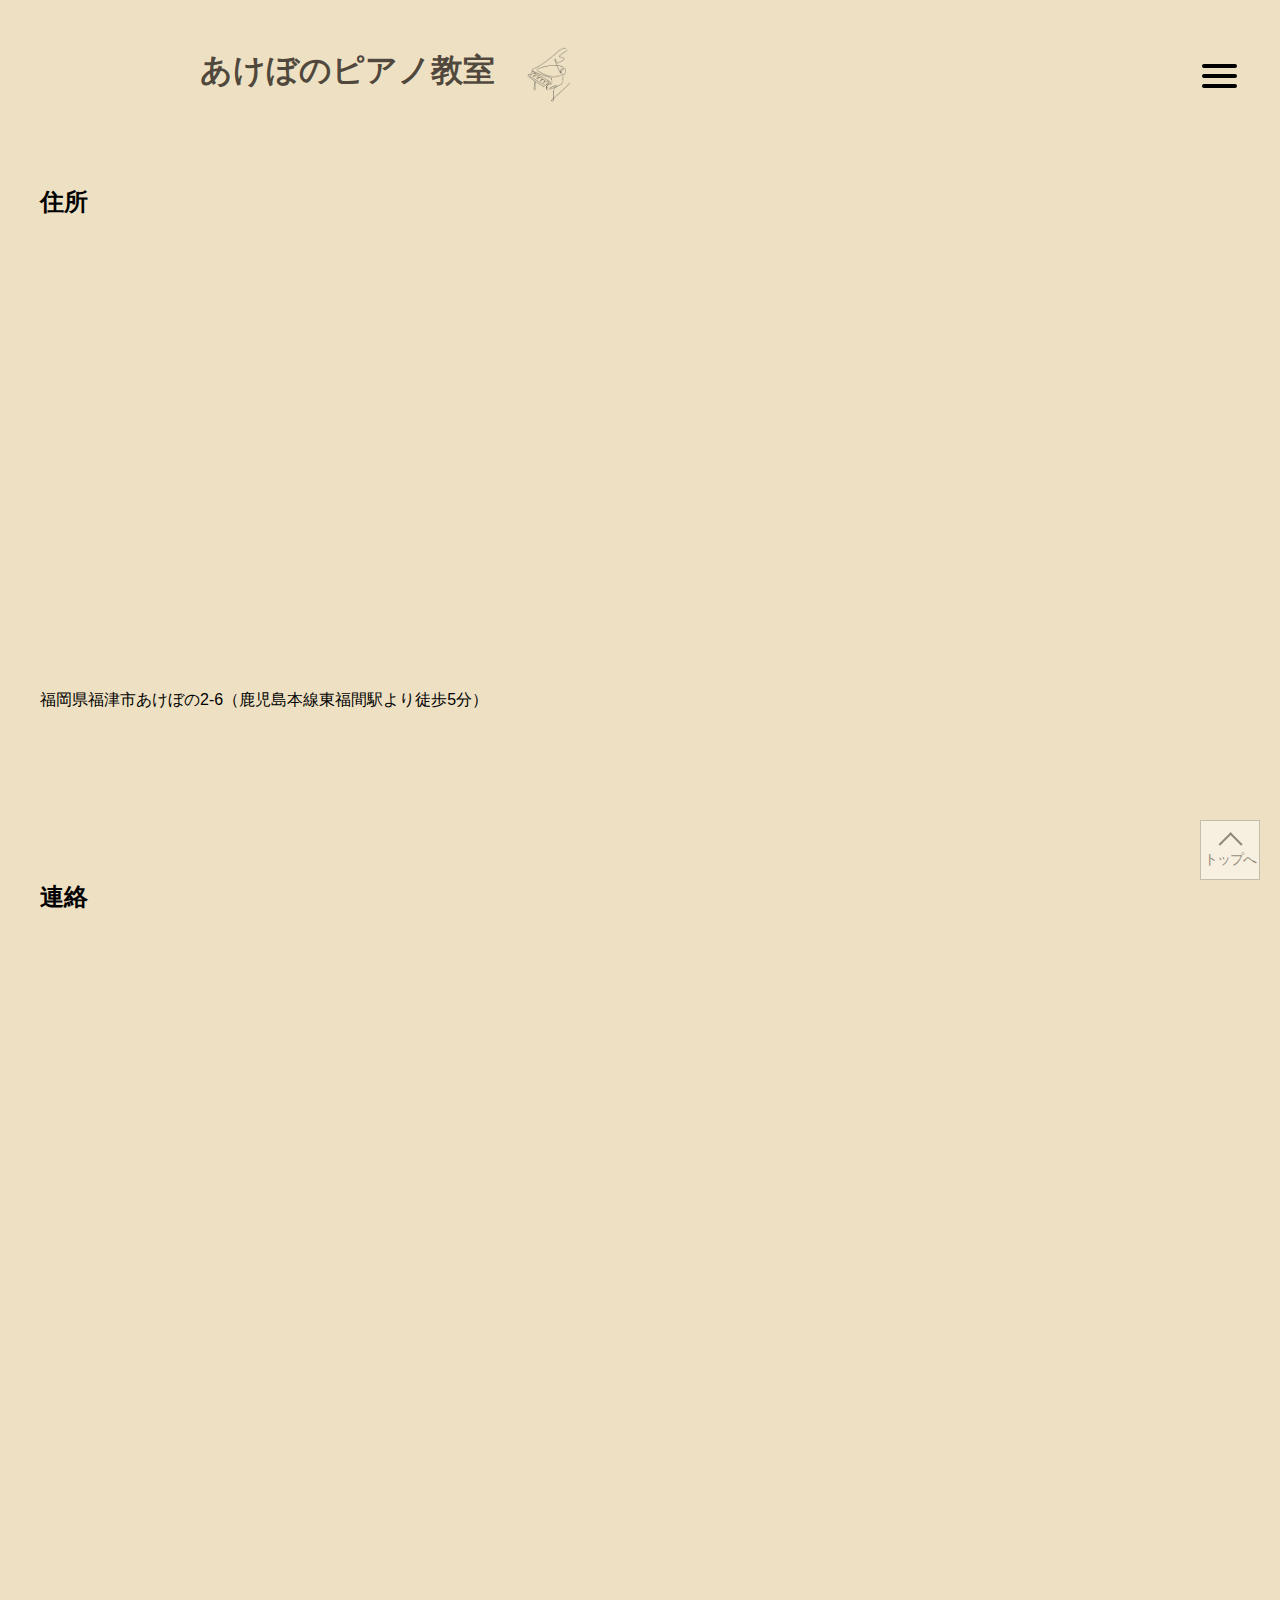
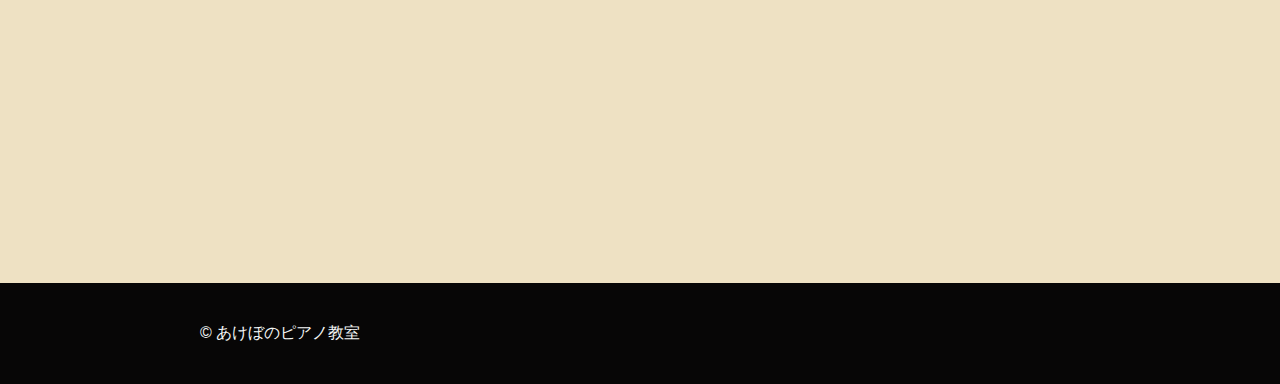
<file: access.html>
<!DOCTYPE html>
<html lang="ja">
<html>
<meta charset="UTF-8">
<title>あけぼのピアノ教室</title>
<link href="style.css" rel="stylesheet" type="text/css">
<head>
  <script src="https://code.jquery.com/jquery-3.6.0.min.js"
    integrity="sha256-/xUj+3OJU5yExlq6GSYGSHk7tPXikynS7ogEvDej/m4=" crossorigin="anonymous"></script>
  <script src="script.js"></script>
  <link rel="preconnect" href="https://fonts.googleapis.com">
  <link rel="preconnect" href="https://fonts.gstatic.com" crossorigin>
  <link href="https://fonts.googleapis.com/css2?family=M+PLUS+1p:wght@400;700&display=swap" rel="stylesheet">
  <link rel="stylesheet" href="style.css">
  <title>あけぼのピアノ教室　福岡県福津市あけぼの2-6</title>

  
</head>


<body>

  <header>
    <div class="container">
      <h1 class="border0"><a href="index.html">あけぼのピアノ教室</a>　<img class="text_img" src=images5.jpg></h1>
      <input type="checkbox" id="overlay-input" />
<label for="overlay-input" id="overlay-button"><span></span></label>
  <div id="overlay">
    <ul>
      <li><a href="index.html">TOP</a></li>　　
      <li><a href="pianokyousitu.html">当ピアノ教室について</a></li>　　
            <li><a href="seito.html">生徒</a></li>　　
            <li><a href="lesson.html">レッスン案内</a></li>　　
            <li><a href="teacher.html">講師紹介</a></li>　　
            <li><a href="keizibann.html">あけぼの掲示板</a></li>　　
            <li><a href="access.html"><font color="#008080">アクセス・お問い合わせ</font></a></li>　
    </ul>
  </div>
    </div>
  </header>
       

  

  <section id="zyuusyo">
    <h2>住所 </h2>

    <p>
     
      <br>


      <iframe
        src="https://www.google.com/maps/embed?pb=!1m18!1m12!1m3!1d3316.598944959226!2d130.50705437567248!3d33.77102813252705!2m3!1f0!2f0!3f0!3m2!1i1024!2i768!4f13.1!3m3!1m2!1s0x354228e31a797625%3A0xaedf7891dee28ec9!2z44CSODExLTMyMjAg56aP5bKh55yM56aP5rSl5biC44GC44GR44G844Gu77yS4oiS77yW!5e0!3m2!1sja!2sjp!4v1698754421048!5m2!1sja!2sjp"
        width="600" height="450" style="border:0;" allowfullscreen="" loading="lazy"
        referrerpolicy="no-referrer-when-downgrade"></iframe>

        福岡県福津市あけぼの2-6（鹿児島本線東福間駅より徒歩5分）

    </p>

  </section>

  <section id="form">
    <h2>連絡</h2>
    <iframe
      src="https://docs.google.com/forms/d/e/1FAIpQLSc9jzI0IL6LCyaozpR4kvV7wjJSaUVY6y8a91edMzmygdZhjw/viewform?embedded=true"
      width="640" height="876" frameborder="0" marginheight="0" marginwidth="0">読み込んでいます…</iframe>
    </table>

  </section>




</div>
<footer>

  <div class="container">
    &copy; あけぼのピアノ教室
  </div>
</footer>

<a href="#" class="gotop">トップへ</a>

</body>

</html>
</file>
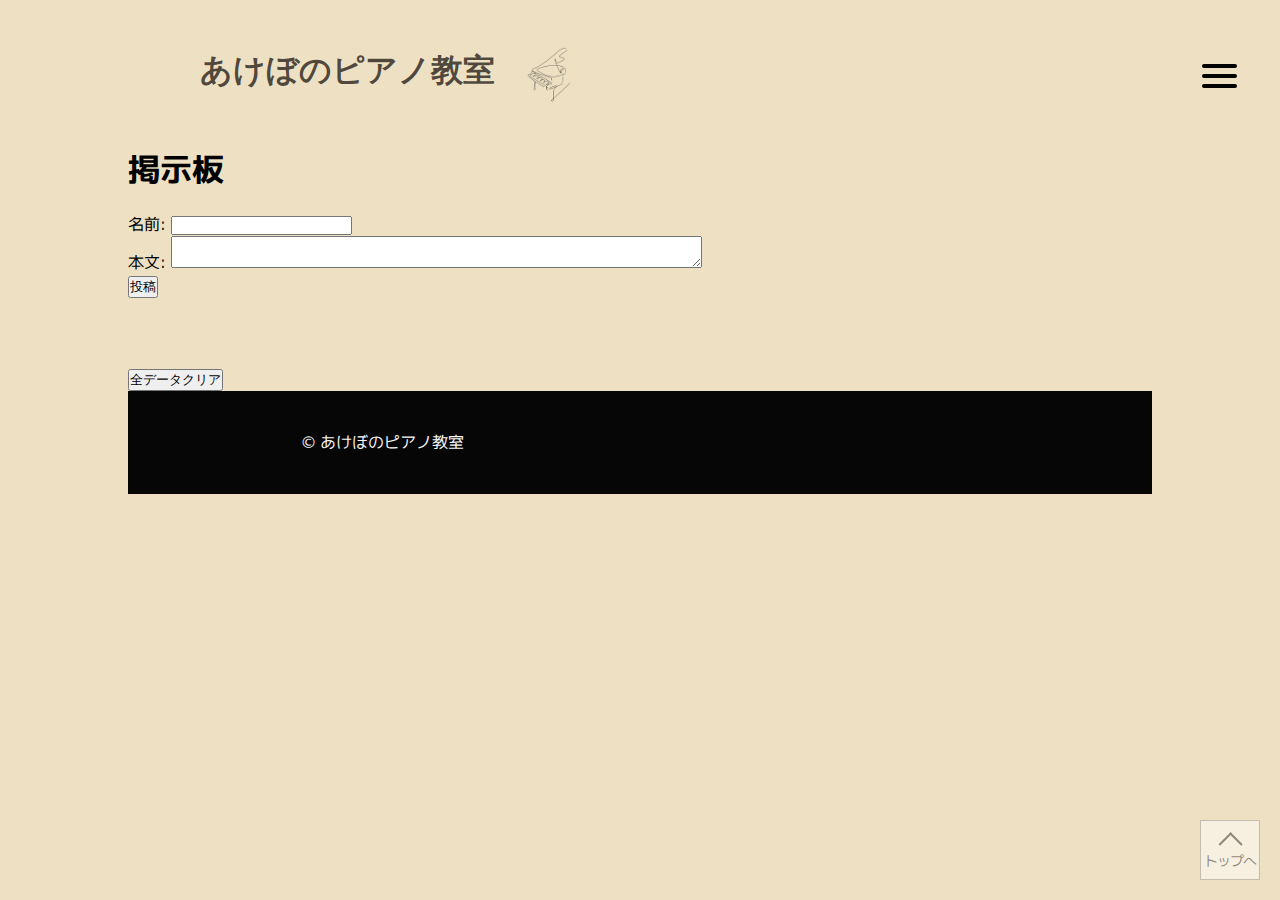
<file: keizibann.html>
<!DOCTYPE html>
<html lang="ja">
<html>
<meta charset="UTF-8">
<title>あけぼのピアノ教室</title>
<link href="style.css" rel="stylesheet" type="text/css">
<head>
  <script src="https://code.jquery.com/jquery-3.6.0.min.js"
    integrity="sha256-/xUj+3OJU5yExlq6GSYGSHk7tPXikynS7ogEvDej/m4=" crossorigin="anonymous"></script>
  <script src="script.js"></script>
  <link rel="preconnect" href="https://fonts.googleapis.com">
  <link rel="preconnect" href="https://fonts.gstatic.com" crossorigin>
  <link href="https://fonts.googleapis.com/css2?family=M+PLUS+1p:wght@400;700&display=swap" rel="stylesheet">
  <link rel="stylesheet" href="style.css">
  <title>あけぼのピアノ教室　福岡県福津市あけぼの2-6</title>

  
</head>

<body>
  
  



  <header>
    <div class="container">
      <h1 class="border0"><a href="index.html">あけぼのピアノ教室</a>　<img class="text_img" src=images5.jpg></h1>
      <input type="checkbox" id="overlay-input" />
<label for="overlay-input" id="overlay-button"><span></span></label>
  <div id="overlay">
    <ul>
      <li><a href="index.html">TOP</a></li>　　
      <li><a href="pianokyousitu.html">当ピアノ教室について</a></li>　　
            <li><a href="seito.html">生徒</a></li>　　
            <li><a href="lesson.html">レッスン案内</a></li>　　
            <li><a href="teacher.html">講師紹介</a></li>　　
            <li><a href="keizibann.html"><font color="#008080">あけぼの掲示板</font></a></li>　　
            <li><a href="access.html">アクセス・お問い合わせ</a></li>　
    </ul>
  </div>
    </div>
  </header>
  


       

  

  <div id="wrap">

    <link rel="stylesheet" href="./style.css"/>
    <h1>掲示板</h1>
    <div id="thread-list"></div>
    <form id="new-thread-form">
      <label for="name">名前:</label>
      <input type="text" id="name">
      <br>
      <label for="message">本文:</label>
      <textarea id="message" cols="64"></textarea>
      <br>
      <button type="submit" onclick="postMsg()">投稿</button>
                                        <br><br><br><br>
      <button type="submit" onclick="clearMsg()">全データクリア</button>
    </form>
  
    <script src="script.js"></script>



    <div class="container">
  
  </div>
 
  <footer>
 
    <div class="container">
      &copy; あけぼのピアノ教室
    </div>
  </footer>

  <a href="#" class="gotop">トップへ</a>

</body>
</html>
</file>
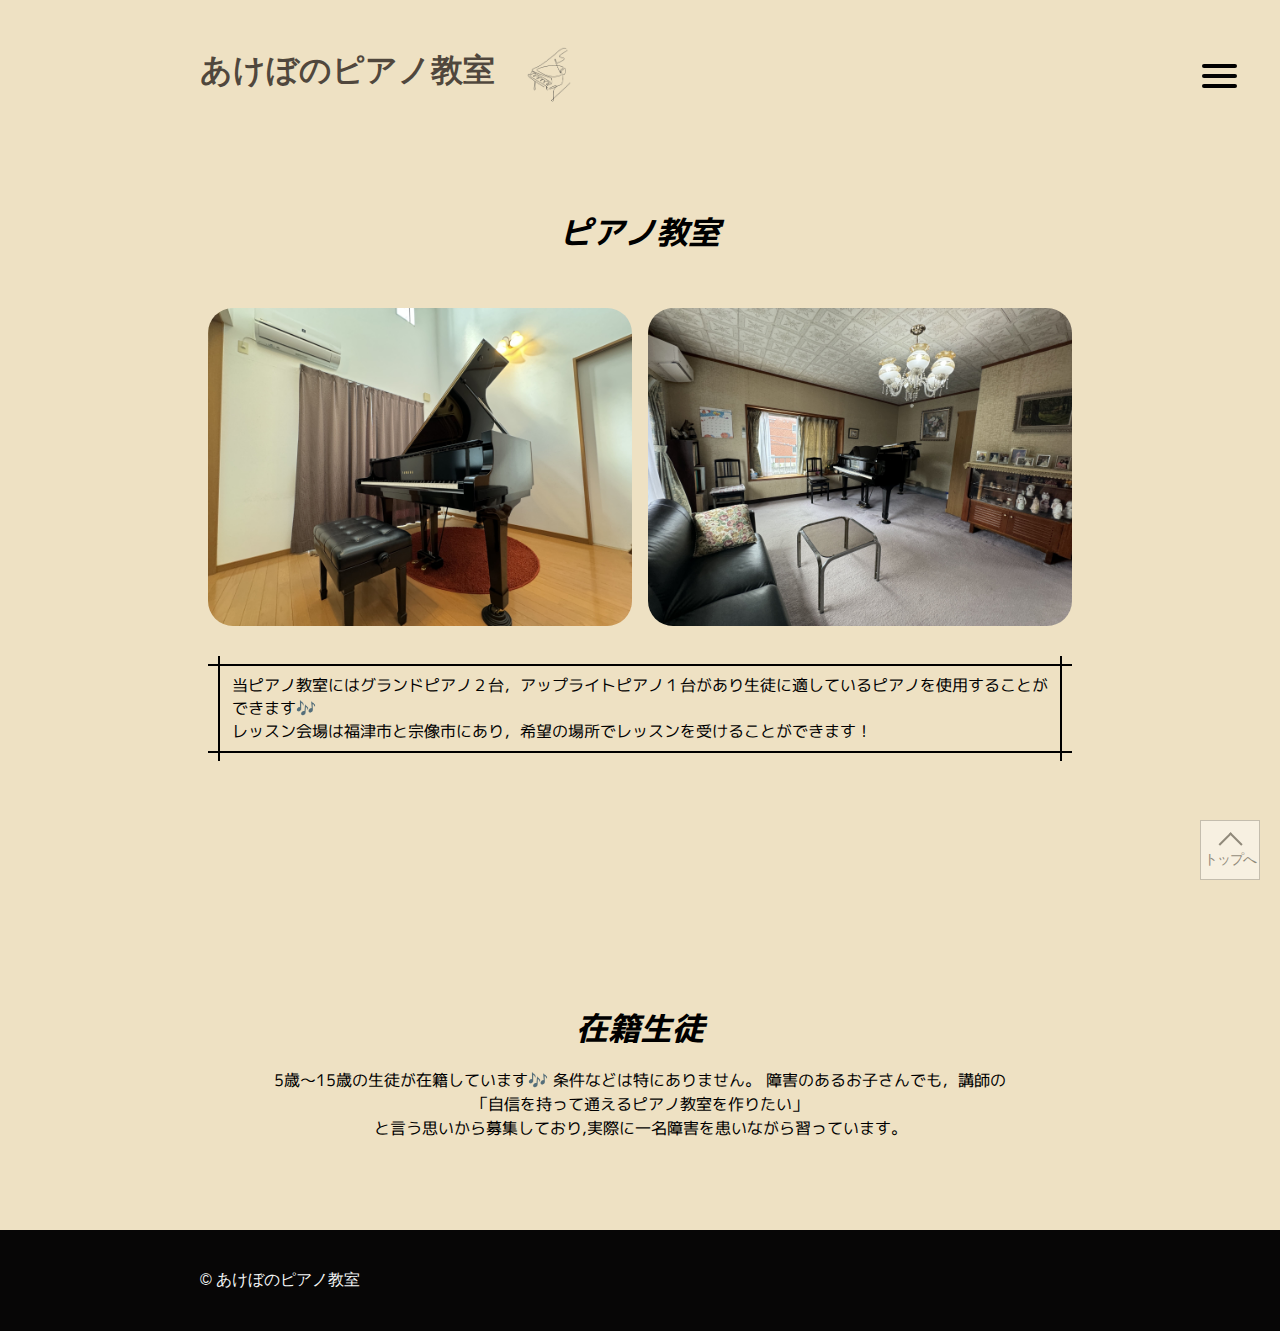
<file: lesson.html>
<!DOCTYPE html>
<html lang="ja">
<html>
<meta charset="UTF-8">
<title>あけぼのピアノ教室</title>
<link href="style.css" rel="stylesheet" type="text/css">
<head>
  <script src="https://code.jquery.com/jquery-3.6.0.min.js"
    integrity="sha256-/xUj+3OJU5yExlq6GSYGSHk7tPXikynS7ogEvDej/m4=" crossorigin="anonymous"></script>
  <script src="script.js"></script>
  <link rel="preconnect" href="https://fonts.googleapis.com">
  <link rel="preconnect" href="https://fonts.gstatic.com" crossorigin>
  <link href="https://fonts.googleapis.com/css2?family=M+PLUS+1p:wght@400;700&display=swap" rel="stylesheet">
  <link rel="stylesheet" href="style.css">
  <title>あけぼのピアノ教室　福岡県福津市あけぼの2-6</title>

  
</head>


<body>

  <header>
    <div class="container">
      <h1 class="border0"><a href="index.html">あけぼのピアノ教室</a>　<img class="text_img" src=images5.jpg></h1>
      <input type="checkbox" id="overlay-input" />
<label for="overlay-input" id="overlay-button"><span></span></label>
  <div id="overlay">
    <ul>
      <li><a href="index.html">TOP</a></li>　　
      <li><a href="pianokyousitu.html">当ピアノ教室について</a></li>　　
            <li><a href="seito.html">生徒</a></li>　　
            <li><a href="lesson.html"><font color="#008080">レッスン案内</font></a></li>　　
            <li><a href="teacher.html">講師紹介</a></li>　　
            <li><a href="access.html">アクセス・お問い合わせ</a></li>　
    </ul>
  </div>
    </div>
  </header>
  


       

  

  <div id="wrap">

　　<section>

   <h1 class="heading-lv1 text-center">ピアノ教室</h1>


   <section>
    <ul>
      <li><img src="images8.jpg"  alt=""></li>　
      <li><img src="images9.jpg"  alt=""></li>
      
    </ul>
    
    <style>
      ul {
  display: flex;
}
ul {
  display: flex;
  justify-content: center;
}
      li {
        list-style: none;
      }
    </style>
     <div class="box1">
      <p>
        当ピアノ教室にはグランドピアノ２台，アップライトピアノ１台があり生徒に適しているピアノを使用することができます🎶<br>
                    レッスン会場は福津市と宗像市にあり，希望の場所でレッスンを受けることができます！
      </p>
    </div>
    </div>
   </section>


   <div id="wrap">
    <section id="nedann">
      <meta name="description" content=講師紹介 />
      <style>
          * {
              margin: 0;
              padding: 0;
              box-sizing: border-box;
          }

          .wrap {
              padding: 32px 0 64px;
          }
          .content {
                width: 100%;
                max-width: 600px;
                margin: 0 auto;
                padding: 16px;
                background-color: #fff;
            }

            .heading-lv1 {
                font-size: 32px;
                font-style: italic;
            }

            .heading-lv2 {
                font-size: 24px;
            }

            .heading-lv3 {
                font-size: 20px;
            }

            .heading-margin {
                margin-top: 32px;
            }
            .text {
                margin: 16px 0 0;
                font-size: 16px;
                line-height: 1.5;
            }

            .text-center {
                text-align: center;
            }

            .profile-image {
                margin: 16px 0 0;
                text-align: center;
            }

            .profile-image img {
                width: 150px;
                height: auto;
                border-radius: 50%;
            }

           
            a:hover {
                text-decoration: none;
            }
        </style>
  


     
            <h1 class="heading-lv1 text-center">在籍生徒</h1>
           

            
            <p class="text text-center">5歳〜15歳の生徒が在籍しています🎶
              条件などは特にありません。
              障害のあるお子さんでも，講師の
              <br>「自信を持って通えるピアノ教室を作りたい」
              <br>と言う思いから募集しており,実際に一名障害を患いながら習っています。
              </p>

    </section>
 




  </div>
  <footer>
 
    <div class="container">
      &copy; あけぼのピアノ教室
    </div>
  </footer>

  <a href="#" class="gotop">トップへ</a>

</body>

</html>
</file>
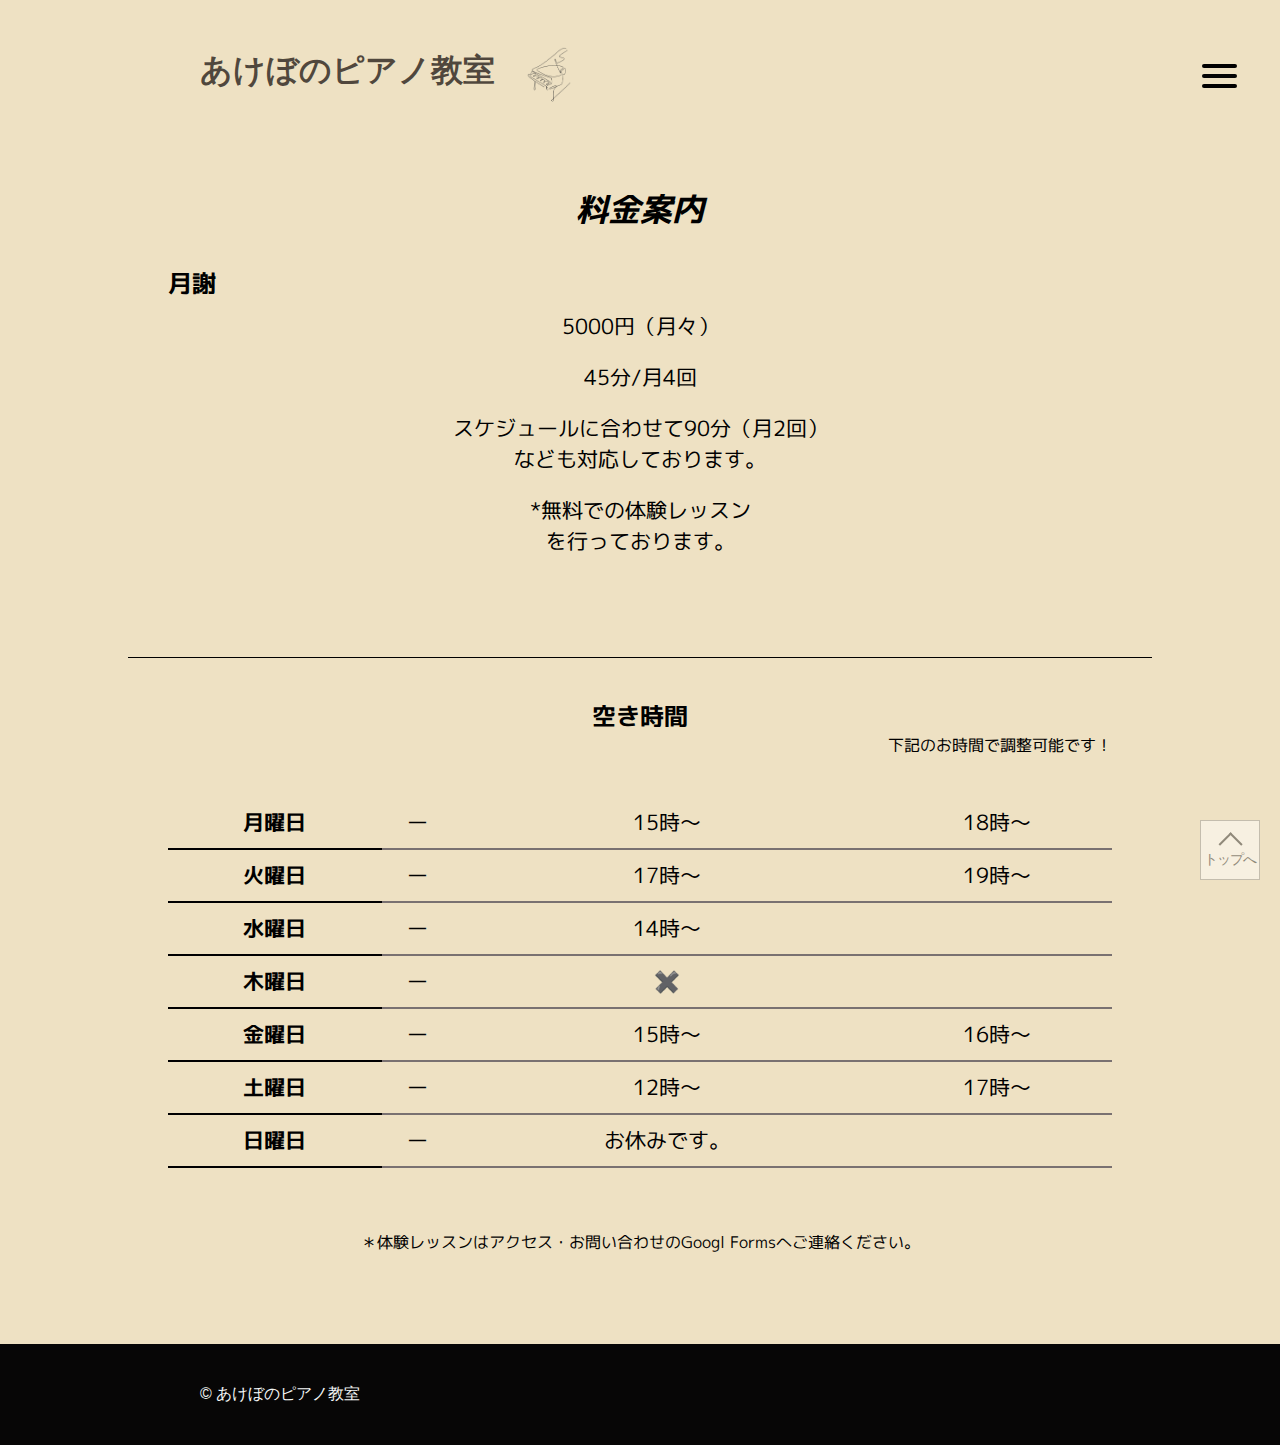
<file: pianokyousitu.html>
<!DOCTYPE html>
<html lang="ja">
<html>
<meta charset="UTF-8">
<title>あけぼのピアノ教室</title>
<link href="style.css" rel="stylesheet" type="text/css">
<head>
  <script src="https://code.jquery.com/jquery-3.6.0.min.js"
    integrity="sha256-/xUj+3OJU5yExlq6GSYGSHk7tPXikynS7ogEvDej/m4=" crossorigin="anonymous"></script>
  <script src="script.js"></script>
  <link rel="preconnect" href="https://fonts.googleapis.com">
  <link rel="preconnect" href="https://fonts.gstatic.com" crossorigin>
  <link href="https://fonts.googleapis.com/css2?family=M+PLUS+1p:wght@400;700&display=swap" rel="stylesheet">
  <link rel="stylesheet" href="style.css">
  <title>あけぼのピアノ教室　福岡県福津市あけぼの2-6</title>
  

  
</head>



<body>

  <header>
  <div class="container">
    <h1 class="border0"><a href="index.html">あけぼのピアノ教室</a>　<img class="text_img" src=images5.jpg></h1>
    <input type="checkbox" id="overlay-input" />
<label for="overlay-input" id="overlay-button"><span></span></label>
<div id="overlay">
  <ul>
    <li><a href="index.html">TOP</a></li>　　
    <li><a href="pianokyousitu.html"><font color="#008080">当ピアノ教室について</font></a></li>　　
          <li><a href="seito.html">生徒</a></li>　　
          <li><a href="lesson.html">レッスン案内</a></li>　　
          <li><a href="teacher.html">講師紹介</a></li>　　
          <li><a href="access.html">アクセス・お問い合わせ</a></li>　
</div>
  </div>
</header>

       

  

  <div id="wrap">
    

    <section id="POINT">
      <meta name="description" content=講師紹介 />
      <style>
          * {
              margin: 0;
              padding: 0;
              box-sizing: border-box;
          }

          .wrap {
              padding: 32px 0 64px;
          }
          .content {
                width: 100%;
                max-width: 600px;
                margin: 0 auto;
                padding: 16px;
                background-color: #fff;
            }

            .heading-lv1 {
                font-size: 32px;
                font-style: italic;
            }

            .heading-lv2 {
                font-size: 24px;
            }

            .heading-lv3 {
                font-size: 20px;
            }

            .heading-margin {
                margin-top: 32px;
            }
            .text {
                margin: 16px 0 0;
                font-size: 16px;
                line-height: 1.5;
            }

            .text-center {
                text-align: center;
            }

            .profile-image {
                margin: 16px 0 0;
                text-align: center;
            }

            .profile-image img {
                width: 150px;
                height: auto;
                border-radius: 50%;
            }

           
            a:hover {
                text-decoration: none;
            }
        </style>
  


     
            <h1 class="heading-lv1 text-center">料金案内</h1>
           

            <h2 class="heading-lv2 heading-margin text-left">月謝</h2>
            <table class="p6">
              <tr>
                <td>5000円（月々）</td>
              </tr>
              <tr>
                <td>45分/月4回</td>
                <td>スケジュールに合わせて90分（月2回）<br>
                  なども対応しております。</td>
              </tr>
              <tr>
                <td>*無料での体験レッスン<br>
                  を行っております。</td>
              </tr>
            </table>
          </section>

    

    <hr class="h1">


    <section id="空き状況">
      
      <h2 style="text-align:center">空き時間</h2>
      <p style="text-align:right">下記のお時間で調整可能です！</p>

    <table>
      <tr>
        <th>月曜日</th>
        <td>ー</td>
        <td>15時〜</td>
        <td>18時〜</td>
      </tr>
      <tr>
        <th>火曜日</th>
        <td>ー</td>
        <td>17時〜</td>
        <td>19時〜</td>
      </tr>
      <tr>
        <th>水曜日</th>
        <td>ー</td>
        <td>14時〜</td>
        <td></td>
      </tr>
      <tr>
        <th>木曜日</th>
        <td>ー</td>
        <td>✖️</td>
        <td></td>
      </tr>
      <tr>
        <th>金曜日</th>
        <td>ー</td>
        <td>15時〜</td>
        <td>16時〜</td>
      </tr>
      <tr>
        <th>土曜日</th>
        <td>ー</td>
        <td>12時〜</td>
        <td>17時〜</td>
      </tr>
      <tr>
        <th>日曜日</th>
        <td>ー</td>
        <td>お休みです。</td>
        <td></td>
      </tr>
    </table>
    <p>
      　<br>
    </p>
    <div style="text-align: center">
      ＊体験レッスンはアクセス・お問い合わせのGoogl Formsへご連絡ください。
    </div>


   

    
       
      </div>
    </section>



    
    




  </div>
  <footer>
 
    <div class="container">
      &copy; あけぼのピアノ教室
    </div>
  </footer>

  <a href="#" class="gotop">トップへ</a>

</body>

</html>
</file>
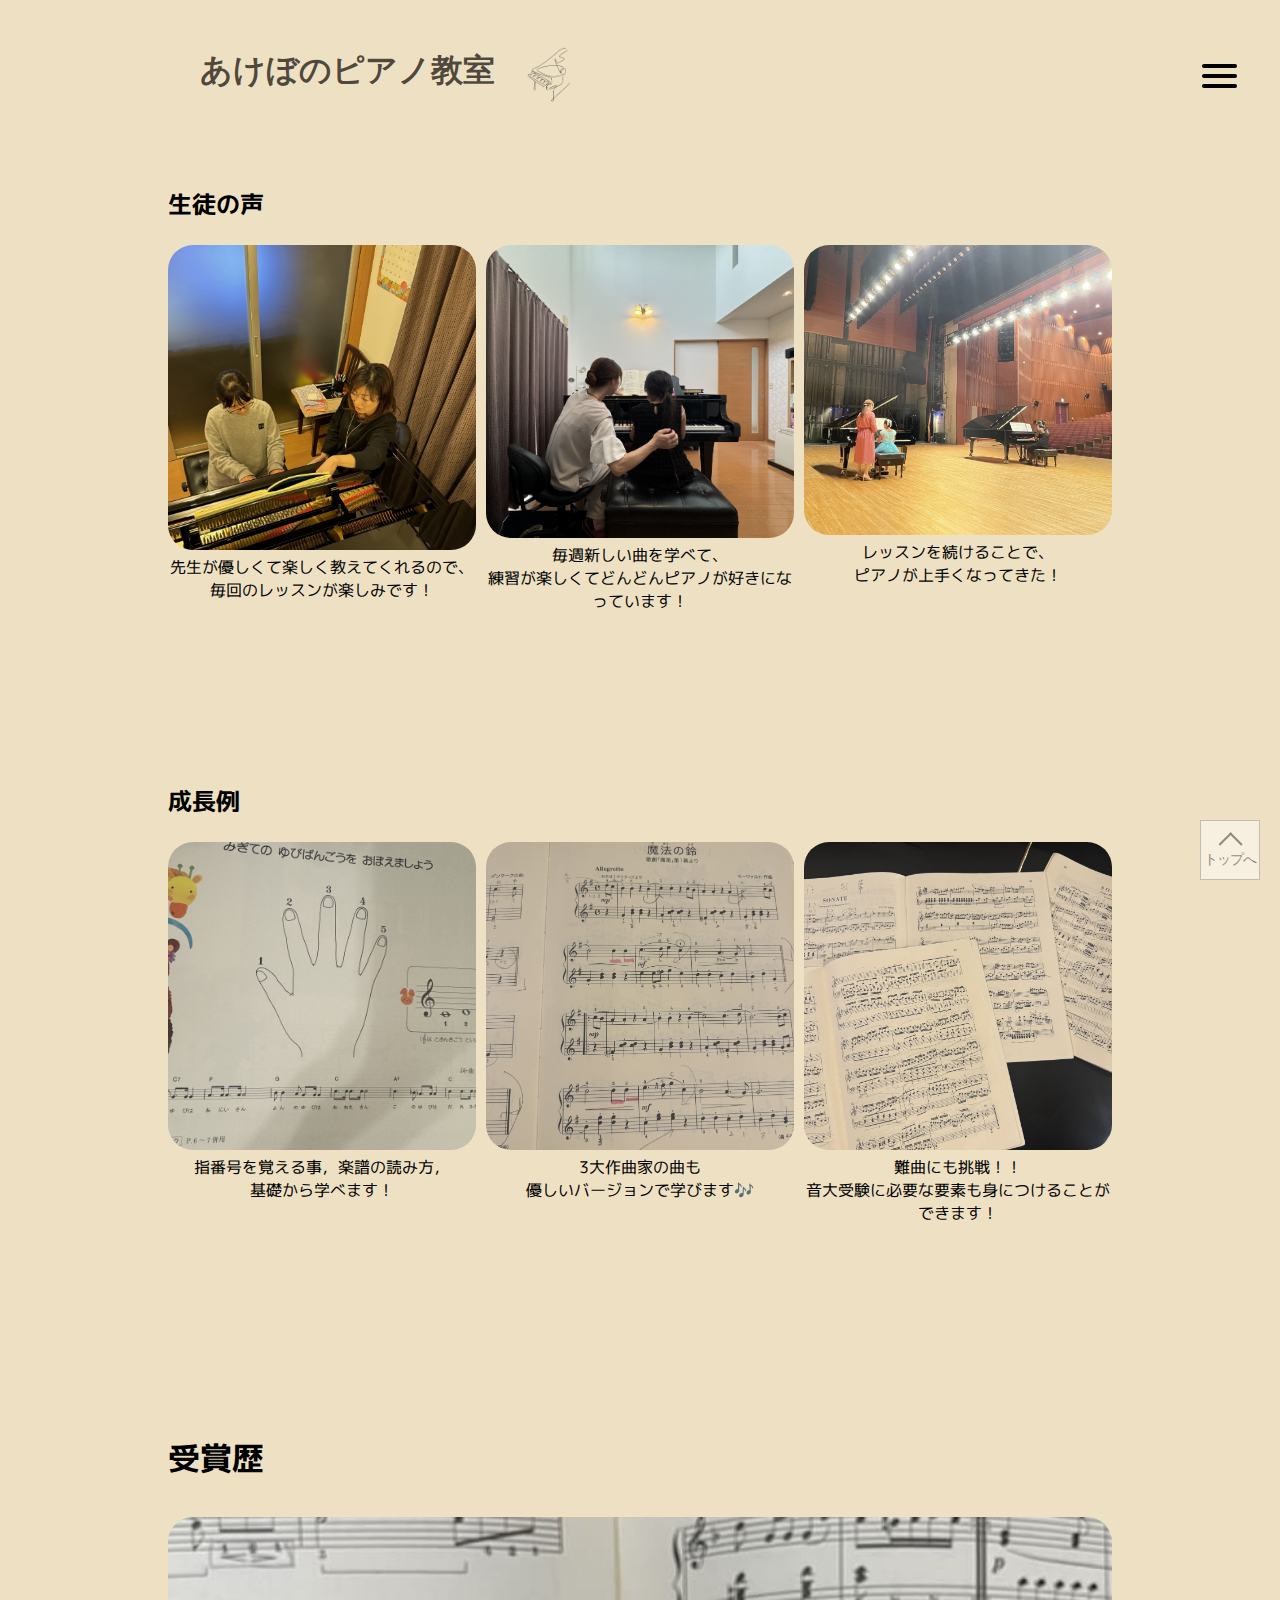
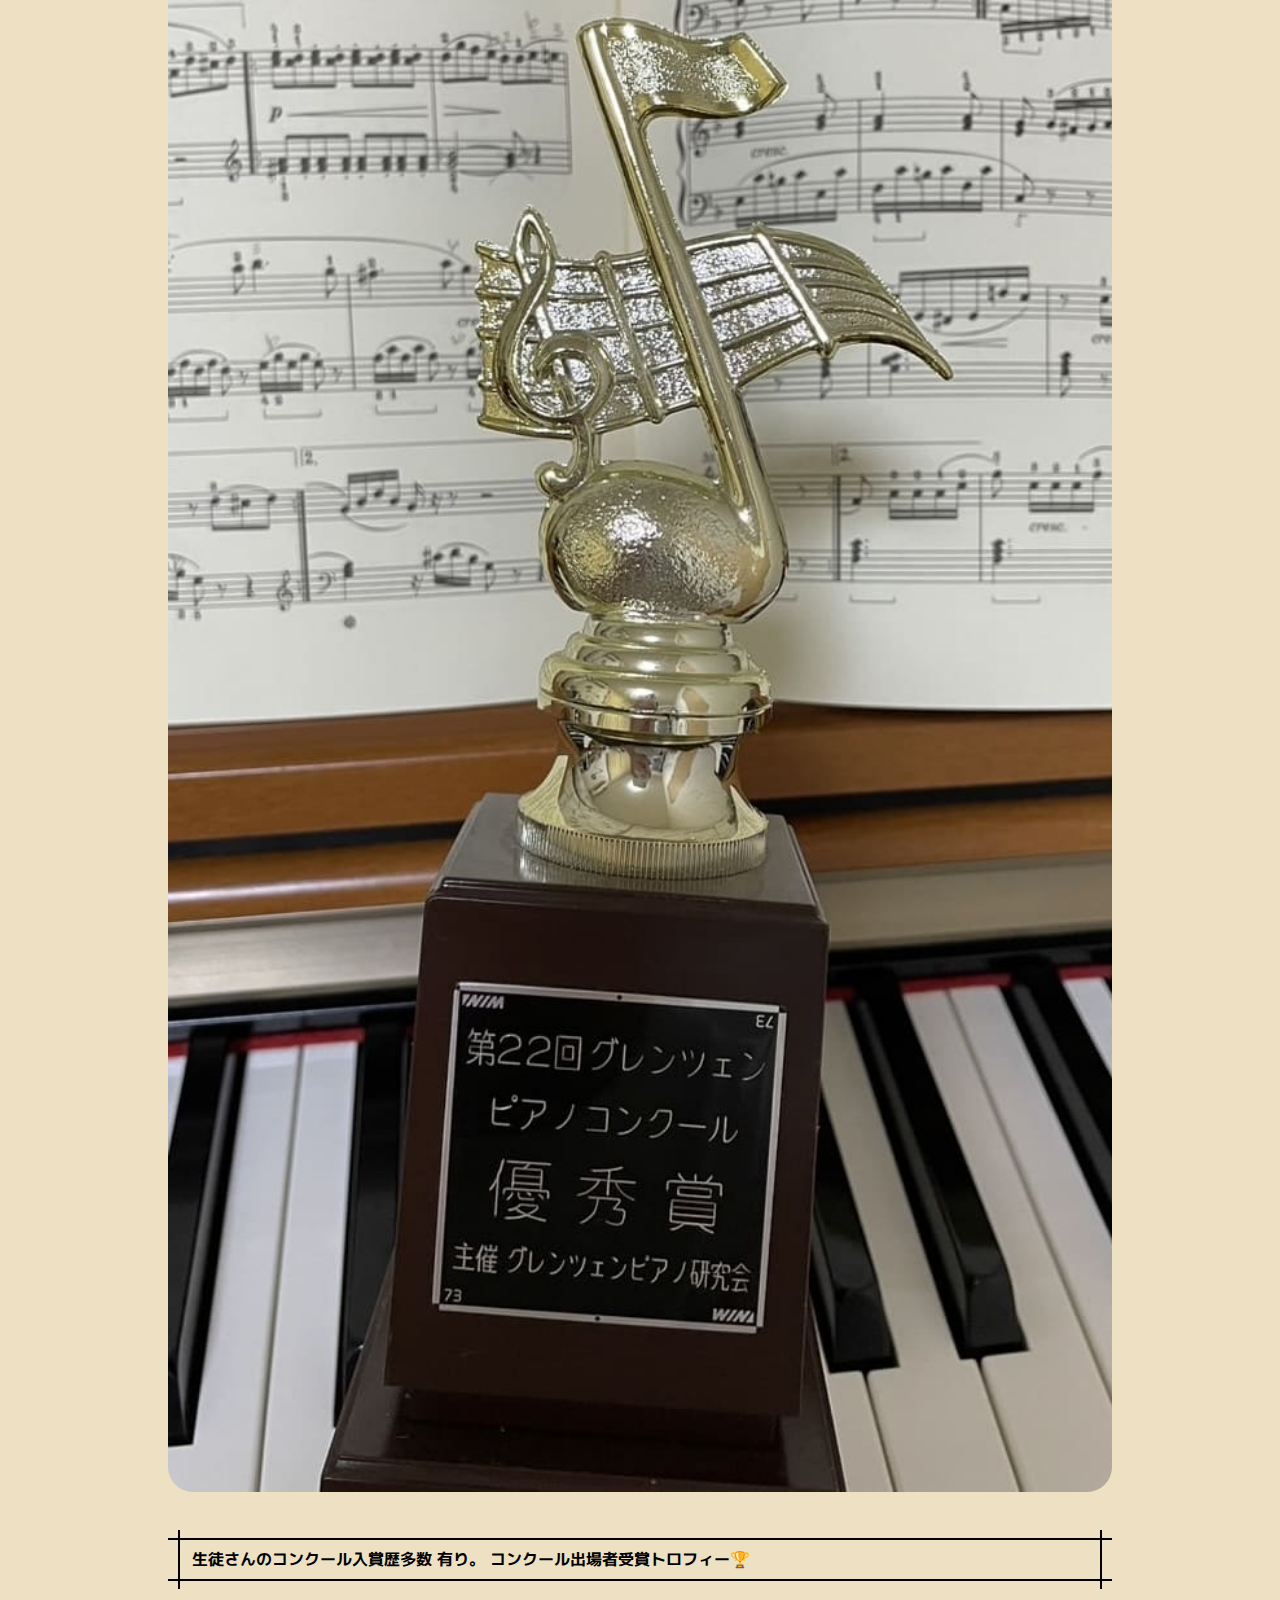
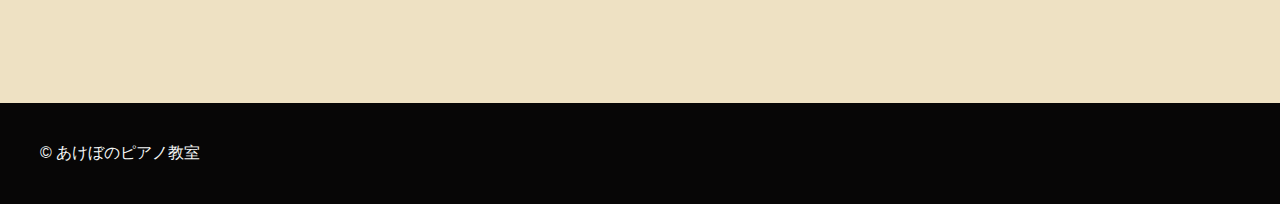
<file: seito.html>
<!DOCTYPE html>
<html lang="ja">
<html>
<meta charset="UTF-8">
<title>あけぼのピアノ教室</title>
<link href="style.css" rel="stylesheet" type="text/css">
<head>
  <script src="https://code.jquery.com/jquery-3.6.0.min.js"
    integrity="sha256-/xUj+3OJU5yExlq6GSYGSHk7tPXikynS7ogEvDej/m4=" crossorigin="anonymous"></script>
  <script src="script.js"></script>
  <link rel="preconnect" href="https://fonts.googleapis.com">
  <link rel="preconnect" href="https://fonts.gstatic.com" crossorigin>
  <link href="https://fonts.googleapis.com/css2?family=M+PLUS+1p:wght@400;700&display=swap" rel="stylesheet">
  <link rel="stylesheet" href="style.css">
  <title>あけぼのピアノ教室　福岡県福津市あけぼの2-6</title>

  
</head>



<body>


  <header>
    <div class="container">
      <h1 class="border0"><a href="index.html">あけぼのピアノ教室</a>　<img class="text_img" src=images5.jpg></h1>
      <input type="checkbox" id="overlay-input" />
<label for="overlay-input" id="overlay-button"><span></span></label>
  <div id="overlay">
    <ul>
      <li><a href="index.html">TOP</a></li>　　
      <li><a href="pianokyousitu.html">当ピアノ教室について</a></li>　　
            <li><a href="seito.html"><font color="#008080">生徒</font></a></li>　　
            <li><a href="lesson.html">レッスン案内</a></li>　　
            <li><a href="teacher.html">講師紹介</a></li>　　
            <li><a href="access.html">アクセス・お問い合わせ</a></li>　
    </ul>
  </div>
    </div>
  </header>   
  
  


  




  <div id="wrap">
   <section id="view">
     
       <div class="item">
        <h2>
          生徒の声
        </h2>
        <br>
        <div class="item-photo">
          <img src="images2.jpg" alt="">
        </div>
        <div class="item-text" style="text-align: center">
          <p>先生が優しくて楽しく教えてくれるので、<br>
            毎回のレッスンが楽しみです！</p>
        </div>
      </div>

      <div class="item">
        <h2>
           　
        </h2>
        <br>
        <div class="item-photo" >
          <img src="images6.jpg" alt="" >
        </div>
        <div class="item-text" style="text-align: center">
          <p>毎週新しい曲を学べて、<br>
            練習が楽しくてどんどんピアノが好きになっています！</p>
        </div>
      </div>

      <div class="item">
        <h2>
           　
        </h2>
        <br>
        <div class="item-photo">
          <img src="images10.jpg" alt="" >
        </div>
        <div class="item-text" style="text-align: center">
          <p>レッスンを続けることで、<br>
            ピアノが上手くなってきた！</p>
        </div>
      </div>



      

      



    </section>

    


    <section id="view">
     
      <div class="item">
       <h2>
         成長例
       </h2>
       <br>
       <div class="item-photo">
         <img src="images11.jpg" alt="">
       </div>
       <div class="item-text" style="text-align: center">
         <p>指番号を覚える事，楽譜の読み方，<br>
          基礎から学べます！</p>
       </div>
     </div>

     <div class="item">
       <h2>
          　
       </h2>
       <br>
       <div class="item-photo" >
         <img src="images12.jpg" alt="">
       </div>
       <div class="item-text" style="text-align: center">
         <p>3大作曲家の曲も<br>
          優しいバージョンで学びます🎶</p>
       </div>
     </div>

     <div class="item">
       <h2>
          　
       </h2>
       <br>
       <div class="item-photo">
         <img src="images13.jpg" alt="">
       </div>
       <div class="item-text" style="text-align: center">
         <p>難曲にも挑戦！！<br>
        音大受験に必要な要素も身につけることができます！</p>
       </div>
     </div>



   </section>

  

   <section id="POINT">
    <p>
    <p class="mein">
      <h1>
        受賞歴
      </h1>
      <br>
      <img src="images14.jpg" >
    </p>
    </p>
    </p>


    <div class="box1">
      <p>
        <b>生徒さんのコンクール入賞歴多数
          有り。
          コンクール出場者受賞トロフィー🏆
        </b>
      </p>
    </div>

  </section>




  </div>
  <footer>
 
    <div class="containe<r">
      &copy; あけぼのピアノ教室
    </div>
  </footer>

  <a href="#" class="gotop">トップへ</a>

</body>

</html>
</file>
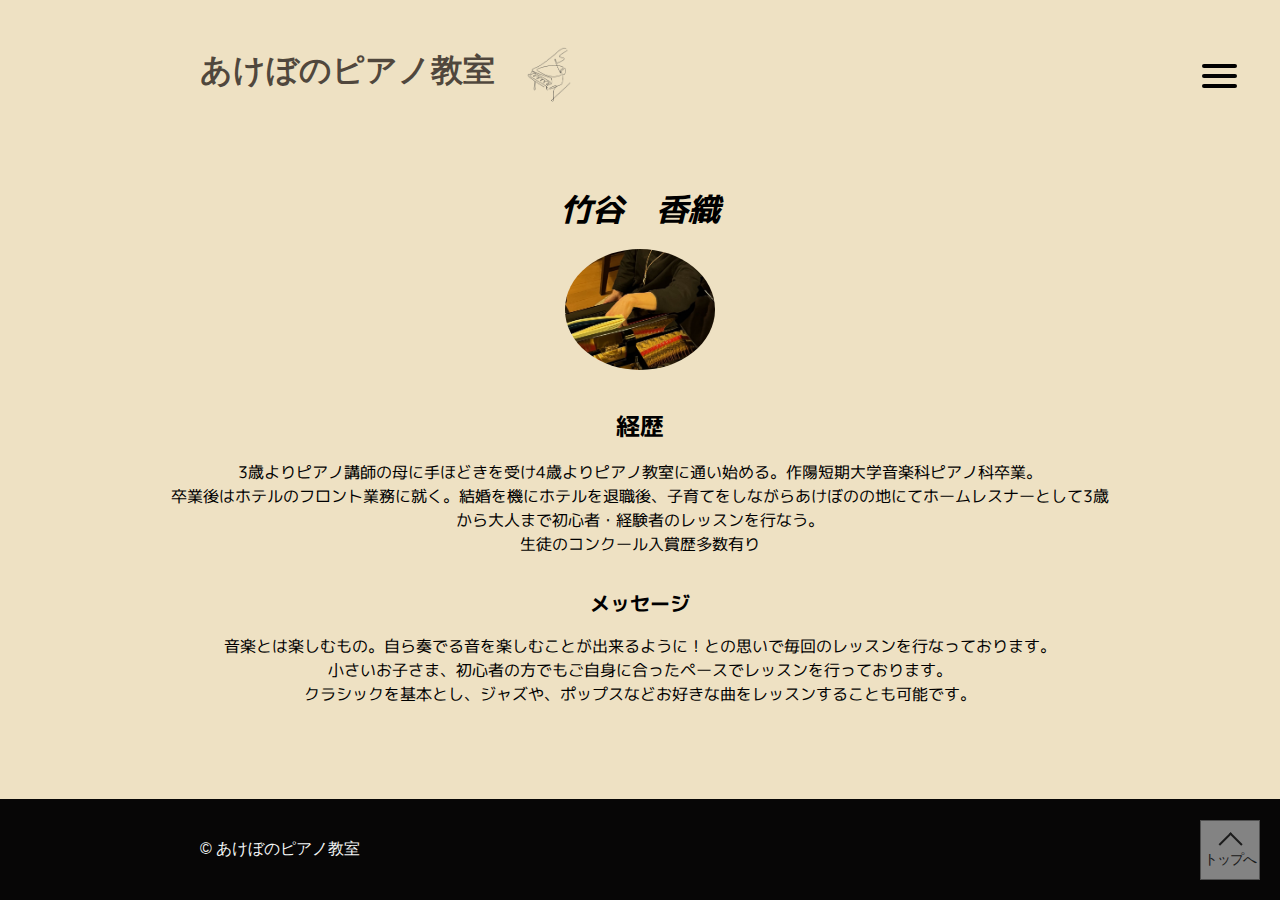
<file: teacher.html>
<!DOCTYPE html>
<html lang="ja">
<html>
<meta charset="UTF-8">
<title>あけぼのピアノ教室</title>
<link href="style.css" rel="stylesheet" type="text/css">
<head>
  <script src="https://code.jquery.com/jquery-3.6.0.min.js"
    integrity="sha256-/xUj+3OJU5yExlq6GSYGSHk7tPXikynS7ogEvDej/m4=" crossorigin="anonymous"></script>
  <script src="script.js"></script>
  <link rel="preconnect" href="https://fonts.googleapis.com">
  <link rel="preconnect" href="https://fonts.gstatic.com" crossorigin>
  <link href="https://fonts.googleapis.com/css2?family=M+PLUS+1p:wght@400;700&display=swap" rel="stylesheet">
  <link rel="stylesheet" href="style.css">
  <title>あけぼのピアノ教室　福岡県福津市あけぼの2-6</title>

  
</head>

<body>

  <header>
    <div class="container">
      <h1 class="border0"><a href="index.html">あけぼのピアノ教室</a>　<img class="text_img" src=images5.jpg></h1>
      <input type="checkbox" id="overlay-input" />
<label for="overlay-input" id="overlay-button"><span></span></label>
  <div id="overlay">
    <ul>
      <li><a href="index.html">TOP</a></li>　　
      <li><a href="pianokyousitu.html">当ピアノ教室について</a></li>　　
            <li><a href="seito.html">生徒</a></li>　　
            <li><a href="lesson.html">レッスン案内</a></li>　　
            <li><a href="teacher.html"><font color="#008080">講師紹介</font></a></li>　　 
            <li><a href="access.html">アクセス・お問い合わせ</a></li>　
    </ul>
  </div>
    </div>
  </header>
  


       

  

  <div id="wrap">
    <section id="POINT">
      <meta name="description" content=講師紹介 />
      <style>
          * {
              margin: 0;
              padding: 0;
              box-sizing: border-box;
          }

          .wrap {
              padding: 32px 0 64px;
          }
          .content {
                width: 100%;
                max-width: 600px;
                margin: 0 auto;
                padding: 16px;
                background-color: #fff;
            }

            .heading-lv1 {
                font-size: 32px;
                font-style: italic;
            }

            .heading-lv2 {
                font-size: 24px;
            }

            .heading-lv3 {
                font-size: 20px;
            }

            .heading-margin {
                margin-top: 32px;
            }
            .text {
                margin: 16px 0 0;
                font-size: 16px;
                line-height: 1.5;
            }

            .text-center {
                text-align: center;
            }

            .profile-image {
                margin: 16px 0 0;
                text-align: center;
            }

            .profile-image img {
                width: 150px;
                height: auto;
                border-radius: 50%;
            }

           
            a:hover {
                text-decoration: none;
            }
        </style>
  


     
            <h1 class="heading-lv1 text-center">竹谷　香織</h1>
            <figure class="profile-image">
                <img src="./images15.jpg" alt="レッスン風景" width="300" height="300">
            </figure>

            <h2 class="heading-lv2 heading-margin text-center">経歴</h2>
            <p class="text text-center">3歳よりピアノ講師の母に手ほどきを受け4歳よりピアノ教室に通い始める。作陽短期大学音楽科ピアノ科卒業。
              <br>卒業後はホテルのフロント業務に就く。結婚を機にホテルを退職後、子育てをしながらあけぼのの地にてホームレスナーとして3歳から大人まで初心者・経験者のレッスンを行なう。
            <br>生徒のコンクール入賞歴多数有り
          </p>

            <h3 class="heading-lv3 heading-margin text-center">メッセージ</h3>
            <p class="text text-center">音楽とは楽しむもの。自ら奏でる音を楽しむことが出来るように！との思いで毎回のレッスンを行なっております。
              <br>小さいお子さま、初心者の方でもご自身に合ったペースでレッスンを行っております。
              <br>クラシックを基本とし、ジャズや、ポップスなどお好きな曲をレッスンすることも可能です。</p>

          </section>

            
        </div>
       
    

    <footer>
 
      <div class="container">
        &copy; あけぼのピアノ教室
      </div>
    </footer>
  
    <a href="#" class="gotop">トップへ</a>
  
  </body>
  
  </html>
</file>
<file: style.css>
* {
  margin: 0;
  padding: 0;
  list-style-type: none;
  text-decoration: none;
}

a {
  color:  rgba(9, 1, 1, 0.7);
}

/*区切り線↓*/
.h1 {
  border:none;
  border-top: 1px solid #000000;
}



/*写真の角を丸かどに*/
img {
  border-radius: 25px; 
}

/*ビデオの角を丸く*/
video {
  border-radius: 25px; 
}


body {
  background: #eee1c3; /*url(images5.jpg);
  background-size: 5% auto;*/
  margin: 0;
  font-family: arial;
  width: 100vw;
  height: 100vh;
  animation: bugfix infinite 1s;
  -webkit-animation: bugfix infinite 1s;
}
header {
  padding: 40px;
  background-color:  #eee1c3;
  color: rgba(254, 255, 251, 0.7);
}

header h1 {
  margin-right: auto;
}

header ul {
  margin-top: 20px;
  display: flex;
}

header li {
  width: auto;
  margin-right: 20px;
}

img {
  width: 100%;
}

video{
  width: 100%;
  height: auto;
}

.border01 {
  color: rgba(255, 255, 255, 0.7);
  text-shadow: 3px 3px #fff, 4px 4px 0 #5d6f77, 4px 2px 0 #5d6f77, 2px 4px 0 #5d6f77, 2px 2px 0 #5d6f77;
}


section {
  padding: 40px;
  margin-bottom: 50px;
  /* border-bottom: 40px solid #FFF; */
  /* background-color: rgb(245, 249, 248); */
  /*background: #e6e6ea;*/
}

ul {
  padding: 0;
}


.box1 {
  margin: 2em 0;
  position: relative;
  padding: 0.5em 1.5em;
  border-top: solid 2px black;
  border-bottom: solid 2px black;
}

.box1:before,
.box1:after {
  content: '';
  position: absolute;
  top: -10px;
  width: 2px;
  height: -webkit-calc(100% + 20px);
  height: calc(100% + 20px);
  background-color: black;
}

.box1:before {
  left: 10px;
}

.box1:after {
  right: 10px;
}

.box1 p {
  margin: 0;
  padding: 0;
}

/*灰色のテキストボックス*/
.p6 {
  margin: auto;
  max-width: 400px;
  width: 90%;
}

.p6 th,
.p6 td {
  display: block;
  border: none;
}

.p6 th {
  font-weight: bold;
  padding: 14px 0 4px;
}

/*.p6 td {
  background: #e6e6ea;
}
/*ここまで*/

table {
  width: 100%;
  border-spacing: 0;
  font-size: 1.3rem;
}

#nedann th {
  font-size: 0, 8rem;

}

table th {
  border-bottom: solid 2px #000001;
  padding: 10px 0;
}

table td {
  border-bottom: solid 2px #797171;
  text-align: center;
  padding: 10px 0;
}


section h1 {
  margin-bottom: 12px;
}

section p {
  margin-bottom: 40px;
}

iframe {
  width: 100%;
}

footer {
  position: sticky;
  top: 100vh;
  padding: 40px;
  background-color: #070606;
  color: rgb(245, 247, 247);
}

.gotop {
  display: block;
  width: 60px;
  height: 60px;
  box-sizing: border-box;
  background: #FFF;
  border: 1px solid #999;
  padding-top: 30px;
  text-align: center;
  letter-spacing: -1px;
  font-size: 85%;
  text-decoration: none;
  color: #333;
  opacity: 0.5;
  position: fixed;
  bottom: 20px;
  right: 20px;
  z-index: 10000;
}

.gotop::before {
  content: "";
  display: block;
  border-top: 2px solid #333;
  border-right: 2px solid #333;
  width: 25%;
  height: 25%;
  top: 25%;
  left: 0;
  right: 0;
  margin: auto;
  position: absolute;
  transform: rotate(-45deg);
}

.gotop:hover {
  opacity: 1;
}


/*ハンバーガー*/
@keyframes bugfix {
  from {
    padding: 0;
  }
  to {
    padding: 0;
  }
}
@-webkit-keyframes bugfix {
  from {
    padding: 0;
  }
  to {
    padding: 0;
  }
}
#overlay-button {
  position: absolute;
  right: 2em;
  top: 3em;
  padding: 26px 11px;
  z-index: 5;
  cursor: pointer;
  user-select: none;
}
#overlay-button span {
  height: 4px;
  width: 35px;
  border-radius: 2px;
  background-color: rgb(4, 4, 4);
  position: relative;
  display: block;
  transition: all .2s ease-in-out;
}
#overlay-button span:before {
  top: -10px;
  visibility: visible;
}
#overlay-button span:after {
  top: 10px;
}
#overlay-button span:before, #overlay-button span:after {
  height: 4px;
  width: 35px;
  border-radius: 2px;
  background-color: rgb(0, 0, 0);
  position: absolute;
  content: "";
  transition: all .2s ease-in-out;
}
#overlay-button:hover span, #overlay-button:hover span:before, #overlay-button:hover span:after {
  background: #050404;
}

input[type=checkbox] {
  display: none; 
  
}

input[type=checkbox]:checked ~ #overlay {
  visibility: visible; 
}

input[type=checkbox]:checked ~ #overlay-button:hover span, input[type=checkbox]:checked ~ #overlay-button span {
  background: transparent;
  
  
}
input[type=checkbox]:checked ~ #overlay-button span:before {
  transform: rotate(45deg) translate(7px, 7px);

}
input[type=checkbox]:checked ~ #overlay-button span:after {
  transform: rotate(-45deg) translate(7px, -7px);


}

#overlay {
  position: absolute;
  left: 0; top: 0;
  width: 100%; height: 100%;
  z-index: 2147483647;
  background: #000000;
  z-index: 2;
  visibility: hidden;
  position: fixed;
}
 
#overlay ul {
  display: flex;
  justify-content: center;
  align-items: center;
  flex-direction: column;
  text-align: center;
  height: 100vh;
  padding-left: 0;
  list-style-type: none;
}
#overlay ul li {
  padding: 1em;
}
#overlay ul li a {
  color: #fff6f6;
  text-decoration: none;
  font-size: 1.5em;
}
#overlay ul li a:hover {
  color: #fffefe!important;
}

.text_img{
  width: 5%;
  vertical-align: middle;
}


#wrap {
  margin: auto;
  /* width: 200%; */
  font-family: 'M PLUS 1p', sans-serif;
}

@import url('https://fonts.googleapis.com/css?family=Exo:400,700');

*{
    margin: 0px;
    padding: 0px;
}

body{
    font-family: 'Exo', sans-serif;
}


.context {
    width: 100%;
    position: absolute;
    top:50vh;
    
}

.context h1{
    text-align: center;
    color: #fbf9f9;
    font-size: 50px;
}


.area{
    background: #ffffff;  
    background: -webkit-linear-gradient(to left, #010215, #4e54c8);  
    width: 100%;
    height:100vh;
    
   
}

.circles{
    position: absolute;
    top: 0;
    left: 0;
    width: 100%;
    height: 100%;
    overflow: hidden;
}

.circles li{
    position: absolute;
    display: block;
    list-style: none;
    width: 20px;
    height: 20px;
    background: rgba(255, 255, 255, 0.2);
    animation: animate 25s linear infinite;
    bottom: -150px;
    
}

.circles li:nth-child(1){
    left: 25%;
    width: 80px;
    height: 80px;
    animation-delay: 0s;
}


.circles li:nth-child(2){
    left: 10%;
    width: 20px;
    height: 20px;
    animation-delay: 2s;
    animation-duration: 12s;
}

.circles li:nth-child(3){
    left: 70%;
    width: 20px;
    height: 20px;
    animation-delay: 4s;
}

.circles li:nth-child(4){
    left: 40%;
    width: 60px;
    height: 60px;
    animation-delay: 0s;
    animation-duration: 18s;
}

.circles li:nth-child(5){
    left: 65%;
    width: 20px;
    height: 20px;
    animation-delay: 0s;
}

.circles li:nth-child(6){
    left: 75%;
    width: 110px;
    height: 110px;
    animation-delay: 3s;
}

.circles li:nth-child(7){
    left: 35%;
    width: 150px;
    height: 150px;
    animation-delay: 7s;
}

.circles li:nth-child(8){
    left: 50%;
    width: 25px;
    height: 25px;
    animation-delay: 15s;
    animation-duration: 45s;
}

.circles li:nth-child(9){
    left: 20%;
    width: 15px;
    height: 15px;
    animation-delay: 2s;
    animation-duration: 35s;
}

.circles li:nth-child(10){
    left: 85%;
    width: 150px;
    height: 150px;
    animation-delay: 0s;
    animation-duration: 11s;
}



@keyframes animate {

    0%{
        transform: translateY(0) rotate(0deg);
        opacity: 1;
        border-radius: 0;
    }

    100%{
        transform: translateY(-1000px) rotate(720deg);
        opacity: 0;
        border-radius: 50%;
    }

}

/*↑ハンバーガー*/
/* @media(max-width:750px){
  .gotop{
      width: 40px;
      height: 40px;
      text-indent: -9999px;
      opacity: 1;
      border: none;
      background: none;
      bottom: 10px;
      right: 10px;
  }
  .gotop::before{
      bottom: 0;
  }
} */


/* -- タブレット向け -- */
@media all and (min-width: 600px) {
  header {
    display: flex;
  }

  header ul {
    margin-top: 0;
  }
}

/* -- PC向け -- */
@media all and (min-width: 1025px) {

  
  #wrap {
    width: 80%;
    max-width: 1200px;
  }

  .container {
    width: 80%;
    max-width: 1200px;
    margin: 0 auto;
    padding: 0 40px;
    box-sizing: border-box;
  }

  html {
    scroll-behavior: smooth;
  }

  #view {
    display: grid;
    grid-template-columns: 1fr 1fr 1fr;
    gap: 10px;
  }

}



/* ↓ 掲示板 */

body {
  font-family: sans-serif;
}

#thread-list {
  margin-bottom: 20px;
}

.thread {
  border: 1px solid #ccc;
  padding: 10px;
  margin-bottom: 10px;
}

.thread-name {
  font-weight: bold;
}

.thread-message {
  margin-top: 5px;
}
</file>
